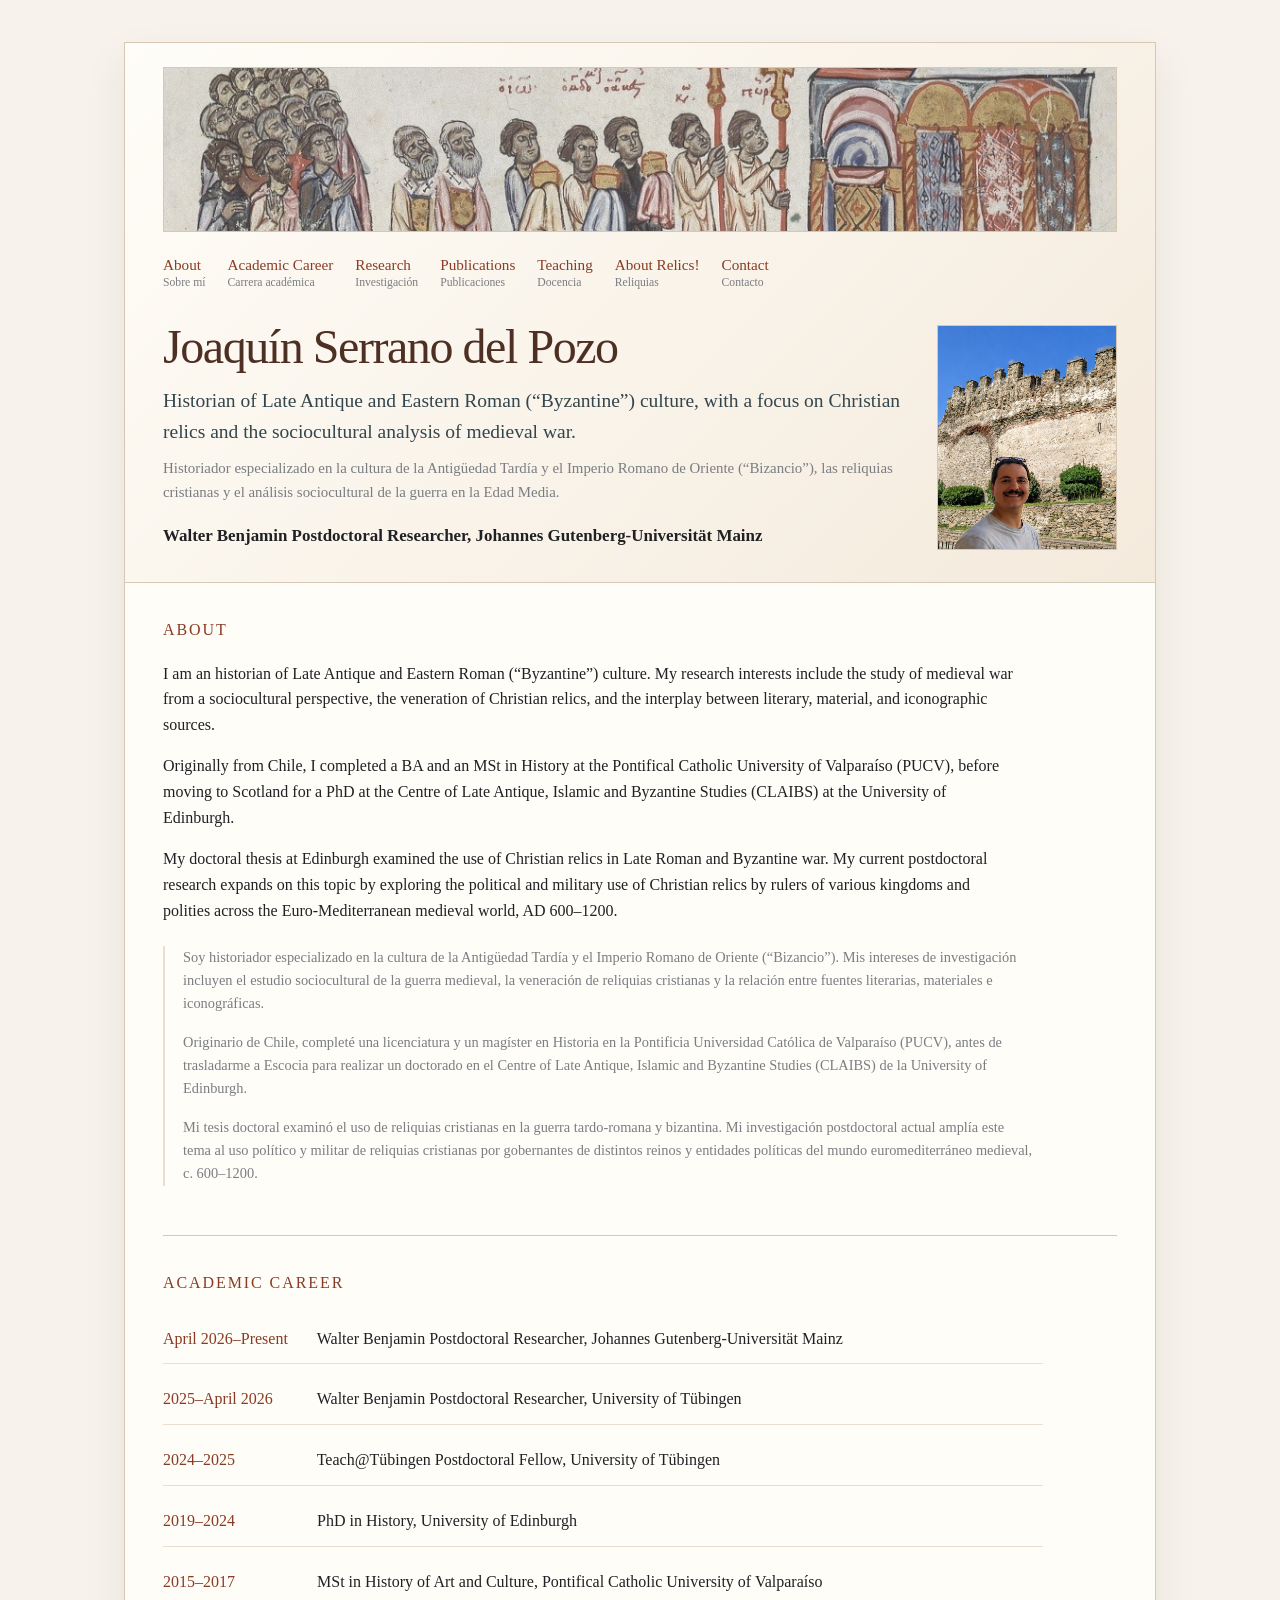
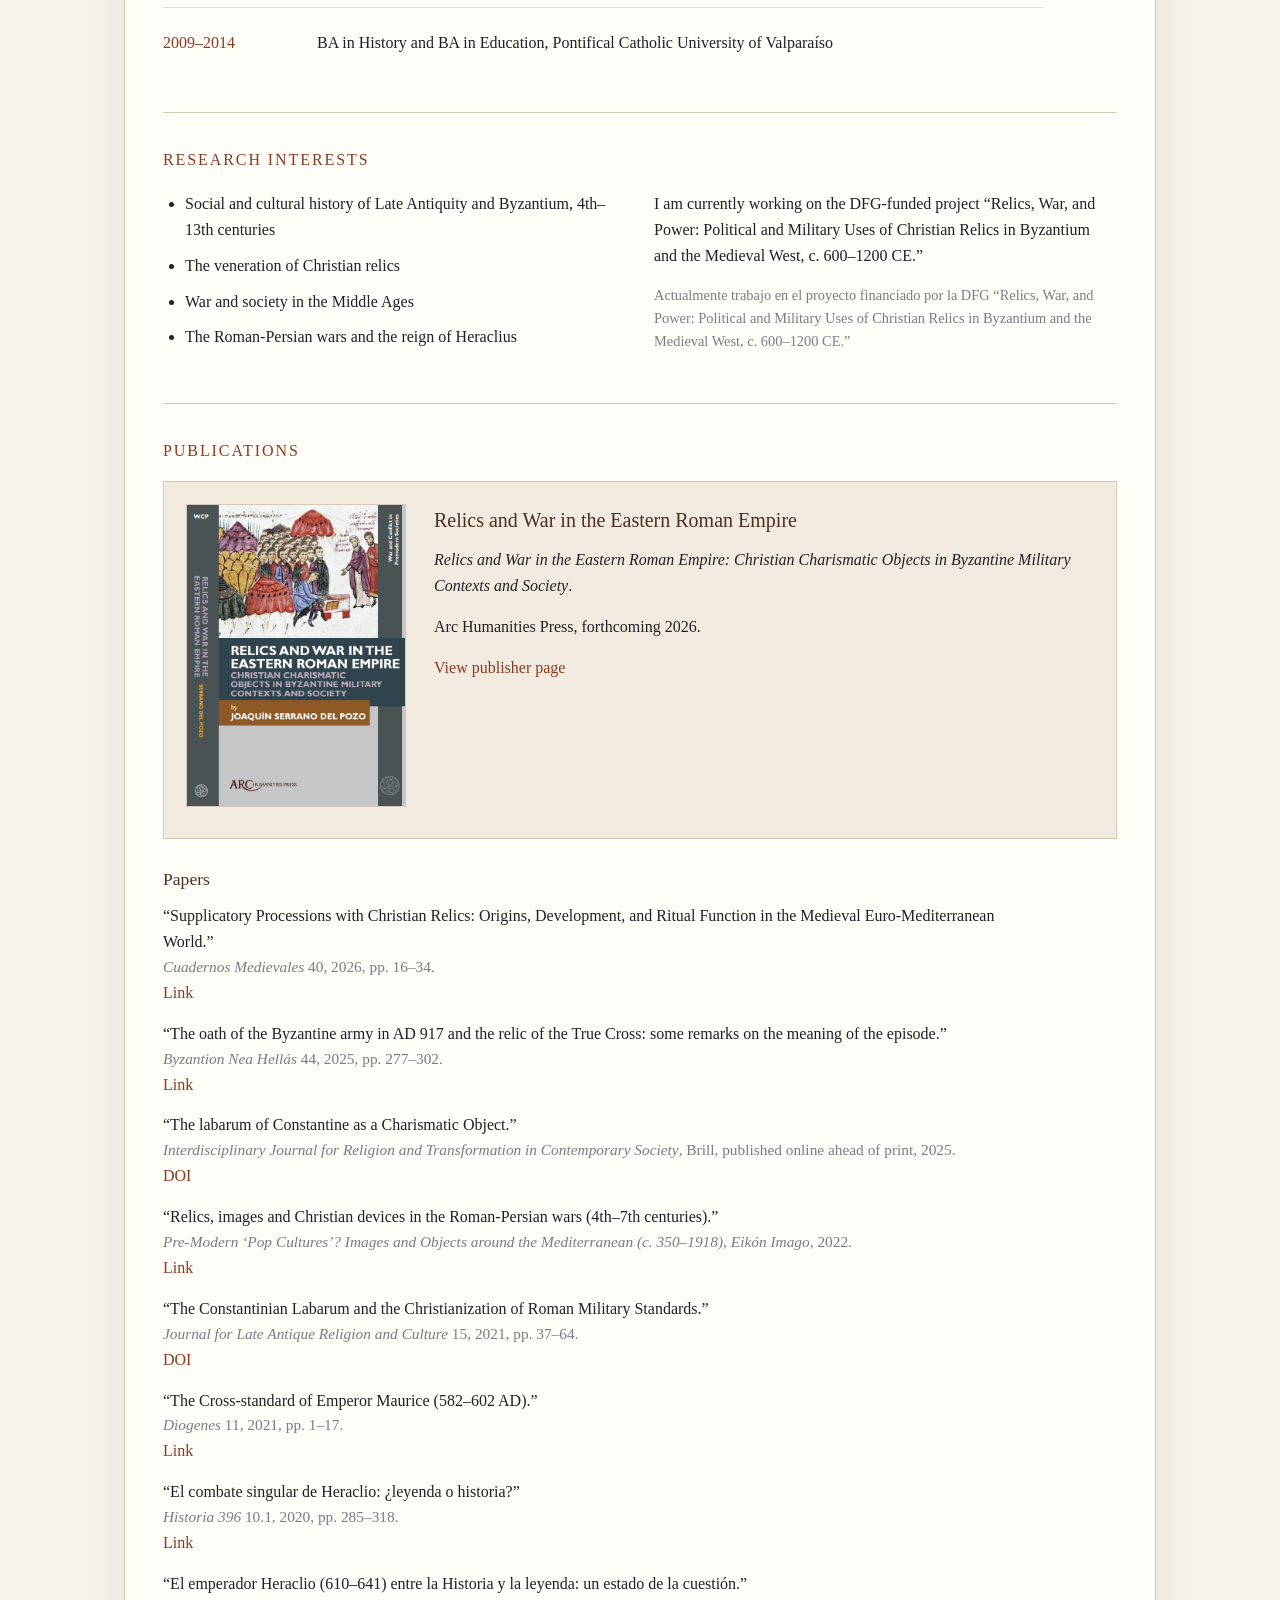
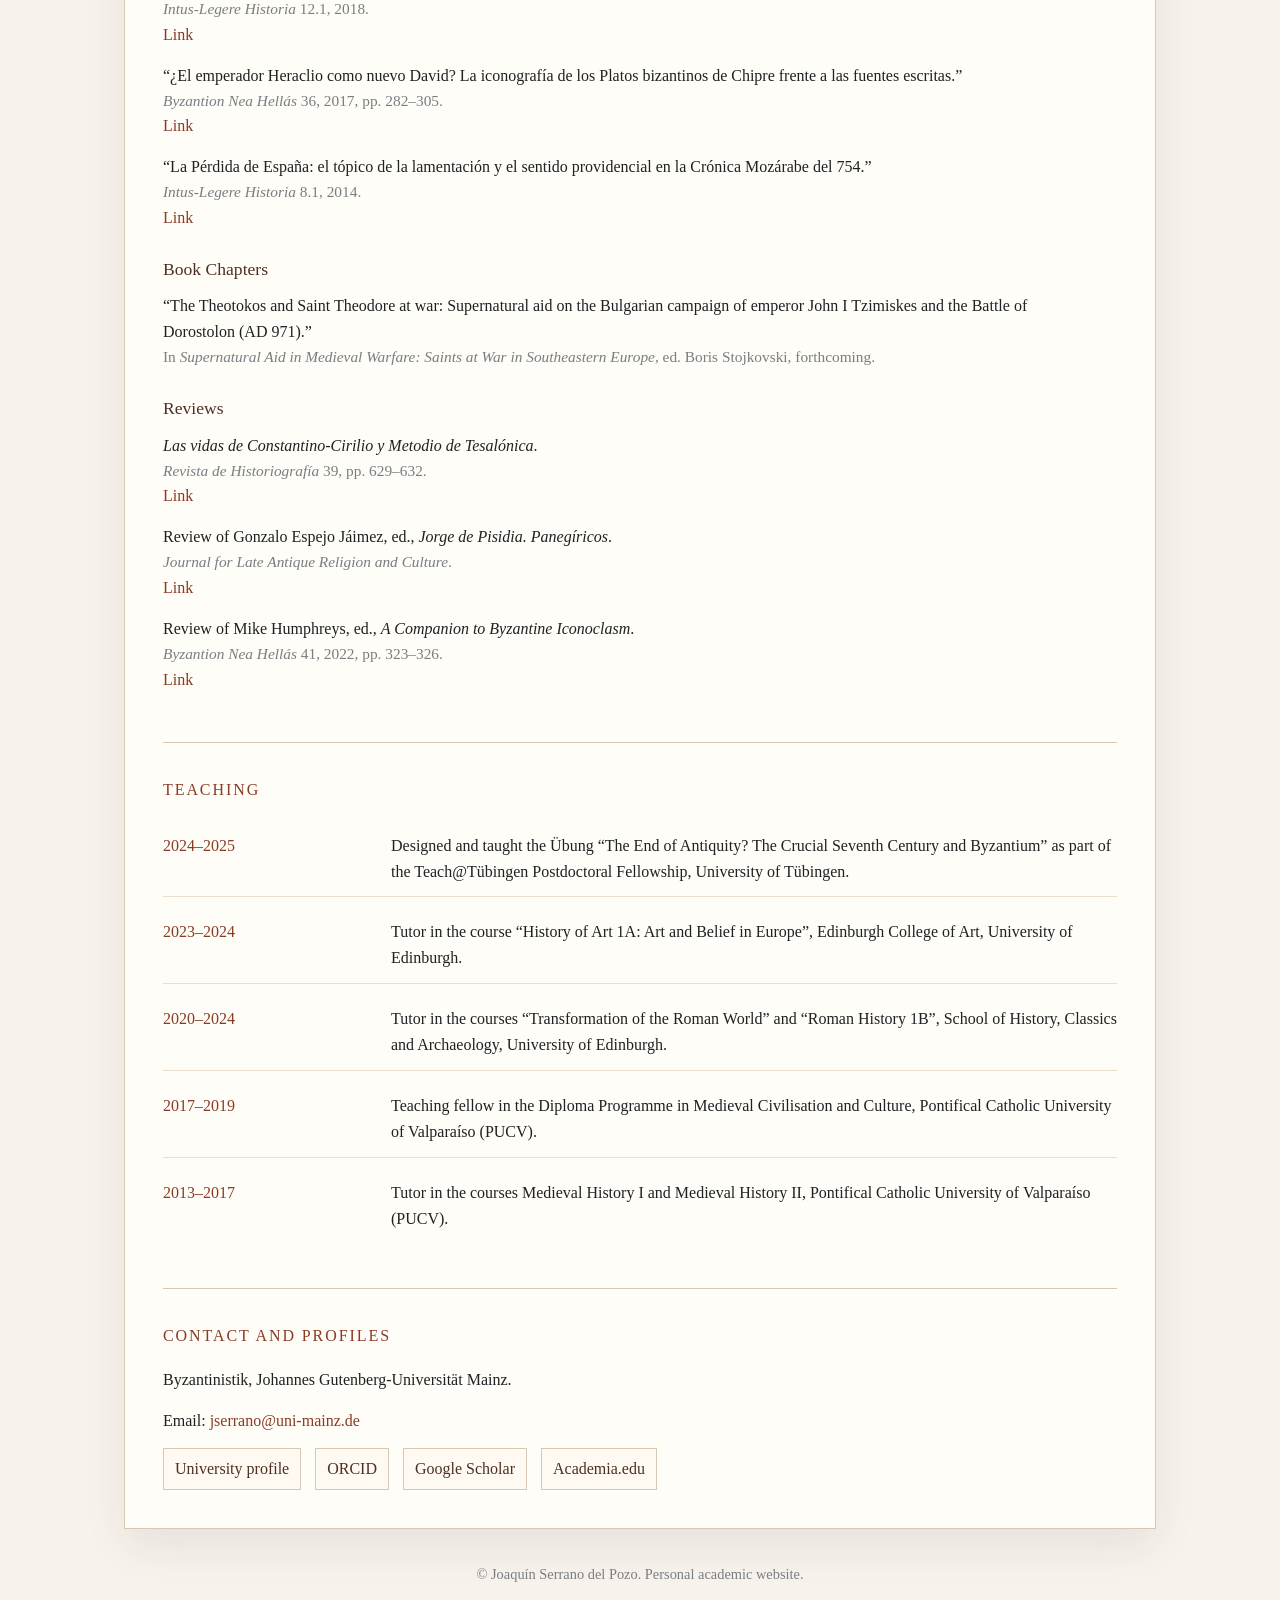
<file: index.html>
<!DOCTYPE html>
<html lang="en">
<head>
  <meta charset="UTF-8" />
  <meta name="viewport" content="width=device-width, initial-scale=1.0" />

  <title>Joaquín Serrano del Pozo</title>

  <link rel="stylesheet" href="style.css" />

  <style>
    .teaching-list {
      list-style: none;
      padding-left: 0;
      margin: 0;
      max-width: 100%;
    }

    .teaching-list li {
      display: grid;
      grid-template-columns: 200px 1fr;
      gap: 28px;
      padding: 12px 0;
      border-bottom: 1px solid #eadfce;
    }

    .teaching-list li:last-child {
      border-bottom: none;
    }

    .teaching-list .year {
      display: block;
      min-width: 0;
      color: var(--accent);
    }

    @media (max-width: 820px) {
      .teaching-list li {
        grid-template-columns: 1fr;
        gap: 4px;
      }
    }
  </style>
</head>

<body>
  <div class="page">
    <div class="site">
      <header>
        <div class="hero-banner"></div>

        <div class="topline">
          <nav>
            <a href="#about" class="nav-item">
              <span class="nav-main">About</span>
              <span class="nav-sub">Sobre mí</span>
            </a>

            <a href="#career" class="nav-item">
              <span class="nav-main">Academic Career</span>
              <span class="nav-sub">Carrera académica</span>
            </a>

            <a href="#research" class="nav-item">
              <span class="nav-main">Research</span>
              <span class="nav-sub">Investigación</span>
            </a>

            <a href="#publications" class="nav-item">
              <span class="nav-main">Publications</span>
              <span class="nav-sub">Publicaciones</span>
            </a>

            <a href="#teaching" class="nav-item">
              <span class="nav-main">Teaching</span>
              <span class="nav-sub">Docencia</span>
            </a>

            <a href="about-relics.html" class="nav-item">
              <span class="nav-main">About Relics!</span>
              <span class="nav-sub">Reliquias</span>
            </a>

            <a href="#contact" class="nav-item">
              <span class="nav-main">Contact</span>
              <span class="nav-sub">Contacto</span>
            </a>
          </nav>
        </div>

        <div class="hero">
          <div>
            <h1>Joaquín Serrano del Pozo</h1>

            <p class="subtitle">
              Historian of Late Antique and Eastern Roman (“Byzantine”) culture, with a focus on Christian relics and the sociocultural analysis of medieval war.
            </p>

            <p class="subtitle-translation">
              Historiador especializado en la cultura de la Antigüedad Tardía y el Imperio Romano de Oriente (“Bizancio”), las reliquias cristianas y el análisis sociocultural de la guerra en la Edad Media.
            </p>

            <p class="affiliation">
              Walter Benjamin Postdoctoral Researcher, Johannes Gutenberg-Universität Mainz
            </p>
          </div>

          <img class="profile-photo" src="profile.png" alt="Joaquín Serrano del Pozo" />
        </div>
      </header>

      <main>
        <section id="about">
          <h2>About</h2>

          <p>
            I am an historian of Late Antique and Eastern Roman (“Byzantine”) culture. My research interests include the study of medieval war from a sociocultural perspective, the veneration of Christian relics, and the interplay between literary, material, and iconographic sources.
          </p>

          <p>
            Originally from Chile, I completed a BA and an MSt in History at the Pontifical Catholic University of Valparaíso (PUCV), before moving to Scotland for a PhD at the Centre of Late Antique, Islamic and Byzantine Studies (CLAIBS) at the University of Edinburgh.
          </p>

          <p>
            My doctoral thesis at Edinburgh examined the use of Christian relics in Late Roman and Byzantine war. My current postdoctoral research expands on this topic by exploring the political and military use of Christian relics by rulers of various kingdoms and polities across the Euro-Mediterranean medieval world, AD 600–1200.
          </p>

          <div class="spanish-note">
            <p>
              Soy historiador especializado en la cultura de la Antigüedad Tardía y el Imperio Romano de Oriente (“Bizancio”). Mis intereses de investigación incluyen el estudio sociocultural de la guerra medieval, la veneración de reliquias cristianas y la relación entre fuentes literarias, materiales e iconográficas.
            </p>

            <p>
              Originario de Chile, completé una licenciatura y un magíster en Historia en la Pontificia Universidad Católica de Valparaíso (PUCV), antes de trasladarme a Escocia para realizar un doctorado en el Centre of Late Antique, Islamic and Byzantine Studies (CLAIBS) de la University of Edinburgh.
            </p>

            <p>
              Mi tesis doctoral examinó el uso de reliquias cristianas en la guerra tardo-romana y bizantina. Mi investigación postdoctoral actual amplía este tema al uso político y militar de reliquias cristianas por gobernantes de distintos reinos y entidades políticas del mundo euromediterráneo medieval, c. 600–1200.
            </p>
          </div>
        </section>

        <section id="career">
          <h2>Academic Career</h2>

          <ul class="career-list">
            <li>
              <span class="year">April 2026–Present</span>
              Walter Benjamin Postdoctoral Researcher, Johannes Gutenberg-Universität Mainz
            </li>

            <li>
              <span class="year">2025–April 2026</span>
              Walter Benjamin Postdoctoral Researcher, University of Tübingen
            </li>

            <li>
              <span class="year">2024–2025</span>
              Teach@Tübingen Postdoctoral Fellow, University of Tübingen
            </li>

            <li>
              <span class="year">2019–2024</span>
              PhD in History, University of Edinburgh
            </li>

            <li>
              <span class="year">2015–2017</span>
              MSt in History of Art and Culture, Pontifical Catholic University of Valparaíso
            </li>

            <li>
              <span class="year">2009–2014</span>
              BA in History and BA in Education, Pontifical Catholic University of Valparaíso
            </li>
          </ul>
        </section>

        <section id="research">
          <h2>Research Interests</h2>

          <div class="two-columns">
            <div>
              <ul>
                <li>Social and cultural history of Late Antiquity and Byzantium, 4th–13th centuries</li>
                <li>The veneration of Christian relics</li>
                <li>War and society in the Middle Ages</li>
                <li>The Roman-Persian wars and the reign of Heraclius</li>
              </ul>
            </div>

            <div>
              <p>
                I am currently working on the DFG-funded project “Relics, War, and Power: Political and Military Uses of Christian Relics in Byzantium and the Medieval West, c. 600–1200 CE.”
              </p>

              <p class="small-translation">
                Actualmente trabajo en el proyecto financiado por la DFG “Relics, War, and Power: Political and Military Uses of Christian Relics in Byzantium and the Medieval West, c. 600–1200 CE.”
              </p>
            </div>
          </div>
        </section>

        <section id="publications">
          <h2>Publications</h2>

          <div id="publications-content">
            <p class="muted">Loading publications…</p>
          </div>
        </section>

        <section id="teaching">
          <h2>Teaching</h2>

          <ul class="teaching-list">
            <li>
              <span class="year">2024–2025</span>
              <span>
                Designed and taught the Übung “The End of Antiquity? The Crucial Seventh Century and Byzantium” as part of the Teach@Tübingen Postdoctoral Fellowship, University of Tübingen.
              </span>
            </li>

            <li>
              <span class="year">2023–2024</span>
              <span>
                Tutor in the course “History of Art 1A: Art and Belief in Europe”, Edinburgh College of Art, University of Edinburgh.
              </span>
            </li>

            <li>
              <span class="year">2020–2024</span>
              <span>
                Tutor in the courses “Transformation of the Roman World” and “Roman History 1B”, School of History, Classics and Archaeology, University of Edinburgh.
              </span>
            </li>

            <li>
              <span class="year">2017–2019</span>
              <span>
                Teaching fellow in the Diploma Programme in Medieval Civilisation and Culture, Pontifical Catholic University of Valparaíso (PUCV).
              </span>
            </li>

            <li>
              <span class="year">2013–2017</span>
              <span>
                Tutor in the courses Medieval History I and Medieval History II, Pontifical Catholic University of Valparaíso (PUCV).
              </span>
            </li>
          </ul>
        </section>

        <section id="contact">
          <h2>Contact and Profiles</h2>

          <p>
            Byzantinistik, Johannes Gutenberg-Universität Mainz.
          </p>

          <p>
            Email: <a href="mailto:jserrano@uni-mainz.de">jserrano@uni-mainz.de</a>
          </p>

          <div class="links">
            <a class="link-button" href="https://uni-tuebingen.de/fakultaeten/philosophische-fakultaet/fachbereiche/geschichtswissenschaft/seminareinstitute/mittelalterliche-geschichte/personen/serrano-del-pozo/">University profile</a>
            <a class="link-button" href="https://orcid.org/0000-0002-5093-8924">ORCID</a>
            <a class="link-button" href="https://scholar.google.com/citations?user=YQ7-QGcAAAAJ&hl=es">Google Scholar</a>
            <a class="link-button" href="https://uni-tuebingen.academia.edu/Joaqu%C3%ADnSerranodelPozo">Academia.edu</a>
          </div>
        </section>
      </main>
    </div>

    <footer>
      © Joaquín Serrano del Pozo. Personal academic website.
    </footer>
  </div>

  <script>
    fetch("publications.html")
      .then(function(response) {
        if (!response.ok) {
          throw new Error("Could not load publications.html");
        }
        return response.text();
      })
      .then(function(html) {
        document.getElementById("publications-content").innerHTML = html;
      })
      .catch(function(error) {
        document.getElementById("publications-content").innerHTML =
          "<p class='muted'>Publications could not be loaded. Please check publications.html.</p>";
      });
  </script>
</body>
</html>
</file>
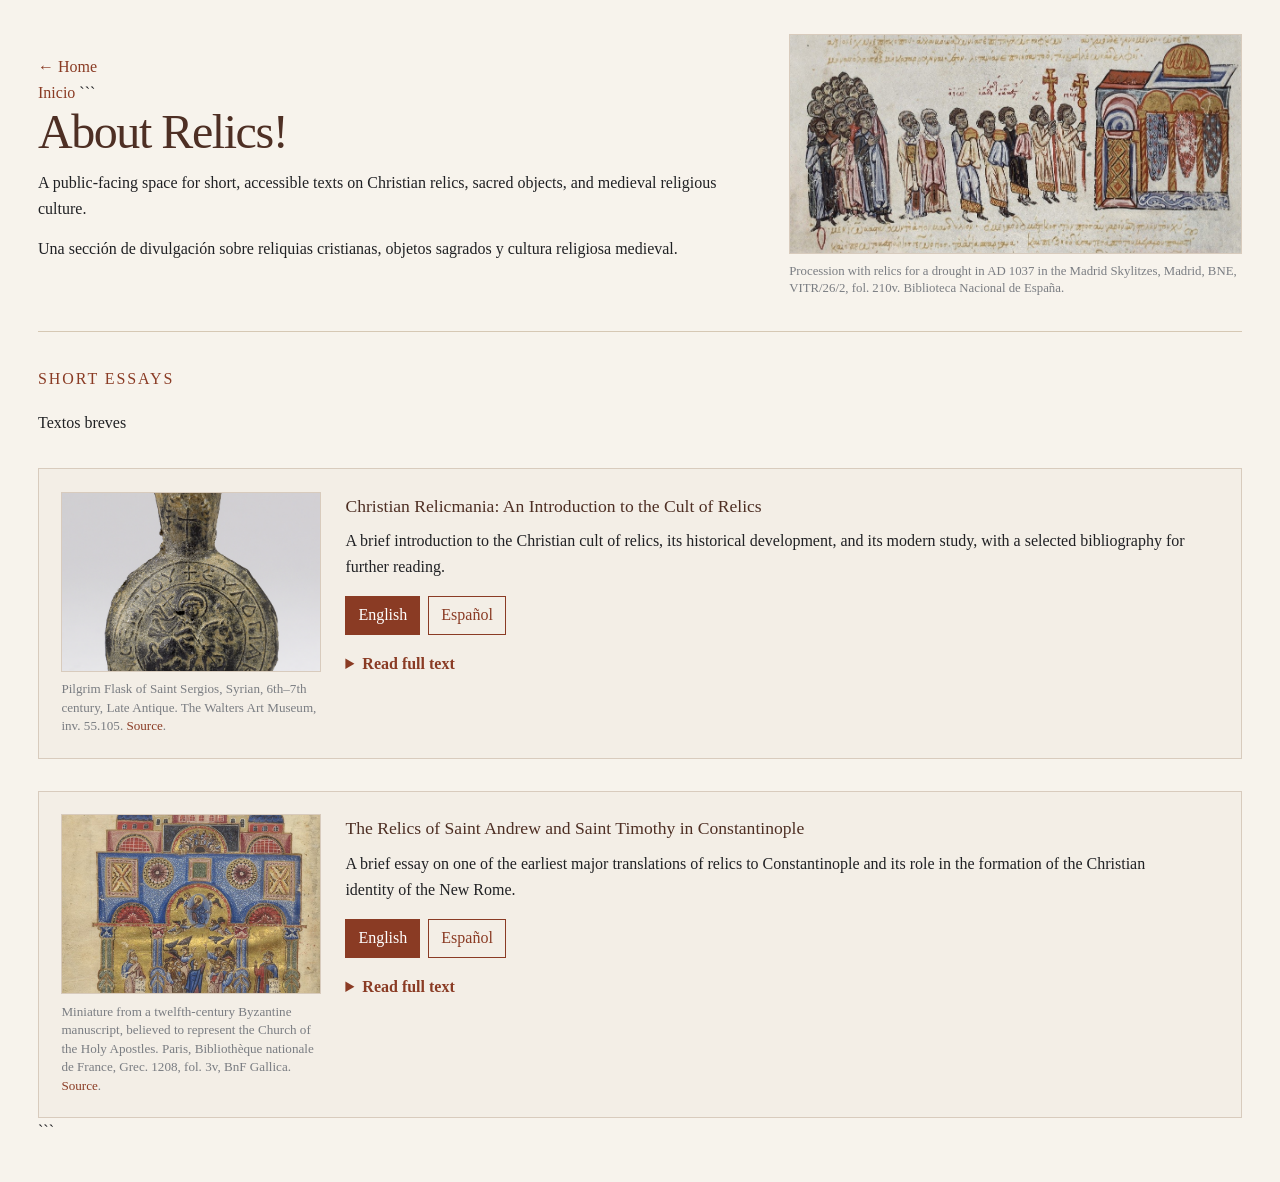
<file: about-relics.html>
<!DOCTYPE html>

<html lang="en">
<head>
  <meta charset="UTF-8" />
  <meta name="viewport" content="width=device-width, initial-scale=1.0" />

  <title>About Relics! | Joaquín Serrano del Pozo</title>

  <link rel="stylesheet" href="style.css" />

  <style>
    .page-hero {
      display: grid;
      grid-template-columns: minmax(0, 1.35fr) minmax(260px, 0.85fr);
      gap: 2rem;
      align-items: center;
      overflow: hidden;
    }

    .hero-image {
      justify-self: end;
      max-width: 520px;
      width: 100%;
      margin: 0;
    }

    .hero-image img {
      width: 100%;
      height: 220px;
      object-fit: cover;
      object-position: center;
      display: block;
      border: 1px solid var(--border, #d8cbbd);
      background: #fff;
    }

    .hero-image figcaption {
      margin-top: 0.55rem;
      font-size: 0.8rem;
      line-height: 1.35;
      color: var(--muted, #6f6a66);
    }

    .relics-list {
      display: grid;
      gap: 2rem;
      margin-top: 2rem;
    }

    .relic-article {
      border: 1px solid var(--border, #d8cbbd);
      background: var(--panel, #f3eee6);
      padding: 1.4rem;
    }

    .relic-article-grid {
      display: grid;
      grid-template-columns: 260px minmax(0, 1fr);
      gap: 1.5rem;
      align-items: start;
    }

    .relic-article figure {
      margin: 0;
    }

    .relic-article img {
      width: 260px;
      height: 180px;
      object-fit: cover;
      object-position: center;
      display: block;
      border: 1px solid var(--border, #d8cbbd);
      background: #fff;
    }

    .relic-article figcaption {
      margin-top: 0.55rem;
      font-size: 0.82rem;
      line-height: 1.4;
      color: var(--muted, #6f6a66);
    }

    .relic-article h3 {
      margin-top: 0;
      margin-bottom: 0.5rem;
    }

    .article-description {
      color: var(--text, #1d1d1d);
      max-width: 850px;
    }

    .language-switch {
      display: flex;
      gap: 0.5rem;
      margin: 1rem 0;
      flex-wrap: wrap;
    }

    .language-switch button {
      border: 1px solid var(--accent, #8a2f13);
      background: transparent;
      color: var(--accent, #8a2f13);
      padding: 0.35rem 0.75rem;
      font: inherit;
      cursor: pointer;
    }

    .language-switch button[aria-pressed="true"] {
      background: var(--accent, #8a2f13);
      color: #fff;
    }

    .lang-version {
      display: none;
    }

    .lang-version.active {
      display: block;
    }

    .relic-article details {
      margin-top: 1rem;
    }

    .relic-article summary {
      cursor: pointer;
      color: var(--accent, #8a2f13);
      font-weight: 600;
      margin-bottom: 1rem;
    }

    .bibliography {
      margin-top: 1.25rem;
      padding-left: 1.2rem;
      font-size: 0.95rem;
    }

    .copyright-note {
      margin-top: 1.5rem;
      font-size: 0.9rem;
      color: var(--muted, #6f6a66);
      font-style: italic;
    }

    @media (max-width: 760px) {
      .page-hero {
        grid-template-columns: 1fr;
      }

      .hero-image {
        justify-self: start;
        max-width: 100%;
      }

      .hero-image img {
        height: 180px;
      }

      .relic-article-grid {
        grid-template-columns: 1fr;
      }

      .relic-article img {
        width: 100%;
        max-width: 360px;
        height: 210px;
      }
    }
  </style>

</head>

<body>
  <main>
    <section class="hero page-hero">
      <div>
        <a class="back-link" href="index.html">← Home<br><span>Inicio</span></a>

```
    <h1>About Relics!</h1>

    <p>A public-facing space for short, accessible texts on Christian relics, sacred objects, and medieval religious culture.</p>

    <p class="spanish">Una sección de divulgación sobre reliquias cristianas, objetos sagrados y cultura religiosa medieval.</p>
  </div>

  <figure class="hero-image">
    <img src="Procession relics 1037.jpg" alt="Procession with relics for a drought in AD 1037 in the Madrid Skylitzes" />
    <figcaption>
      Procession with relics for a drought in AD 1037 in the Madrid Skylitzes, Madrid, BNE, VITR/26/2, fol. 210v. Biblioteca Nacional de España.
    </figcaption>
  </figure>
</section>

<section>
  <h2>Short essays</h2>
  <p class="spanish">Textos breves</p>

  <div class="relics-list">

    <article class="relic-article" id="christian-relicmania" data-current-lang="en">
      <div class="relic-article-grid">
        <figure>
          <img src="FlaskSaintSergius.jpg" alt="Pilgrim flask of Saint Sergios" />
          <figcaption>
            Pilgrim Flask of Saint Sergios, Syrian, 6th–7th century, Late Antique. The Walters Art Museum, inv. 55.105.
            <a href="https://art.thewalters.org/object/55.105/" target="_blank" rel="noopener">Source</a>.
          </figcaption>
        </figure>

        <div>
          <div class="lang-version lang-en active">
            <h3>Christian Relicmania: An Introduction to the Cult of Relics</h3>
            <p class="article-description">A brief introduction to the Christian cult of relics, its historical development, and its modern study, with a selected bibliography for further reading.</p>
          </div>

          <div class="lang-version lang-es">
            <h3>Reliquiomanía cristiana: una introducción al culto de las reliquias</h3>
            <p class="article-description">Una breve introducción al culto cristiano de las reliquias, su desarrollo histórico y su estudio moderno, con una bibliografía seleccionada para seguir leyendo.</p>
          </div>

          <div class="language-switch" aria-label="Choose language">
            <button type="button" data-article="christian-relicmania" data-lang="en" aria-pressed="true">English</button>
            <button type="button" data-article="christian-relicmania" data-lang="es" aria-pressed="false">Español</button>
          </div>

          <details>
            <summary>
              <span class="summary-en">Read full text</span>
              <span class="summary-es" style="display:none;">Leer texto completo</span>
            </summary>

            <div class="lang-version lang-en active">
              <p>The word relic comes from the Latin <em>reliquiae</em>, meaning remains or remnants. In everyday language, it usually refers to something left over from the past: an old object, a surviving trace, or a material reminder of another time. In this broad sense, all human cultures preserve relics of some kind, from family heirlooms and ancestral objects to national monuments, documents, and treasures.</p>

              <p>Many religions have also preserved and honoured relics. Buddhism, for example, developed important traditions around the bodily remains of holy figures. In Islam, some objects associated with the Prophet Muhammad and the first caliphs have also been preserved and respected. Christianity, however, gave relics an especially central role. From Late Antiquity onward, Christian thinkers developed a theological defence of relic veneration, and relics became a major part of Christian religious life, especially during the Middle Ages.</p>

              <p>In a specifically Christian sense, relics are the bodily remains of saints and sacred figures, such as Christ and the Virgin Mary, or objects sanctified through contact with these figures or with their remains. For centuries, Christians venerated holy relics as instruments through which faith, the intercession of the saints, and the power of God could work miracles. Relics were used in many contexts: the consecration of churches, healing rituals, exorcisms, prayers during disasters, solemn oaths, public processions, and even military ceremonies.</p>

              <h4>The Study of Relics</h4>

              <p>The modern study of Christian relics has its roots in the religious debates that divided Europe from the sixteenth century onward. Protestant reformers rejected the cult of saints and relics, together with the veneration of images, as superstitions of the Roman Church. They questioned the reliability of saints’ lives, the antiquity of Catholic traditions, and the authenticity of many relics.</p>

              <p>Catholic scholars responded by defending these practices with historical arguments and documentary evidence. This context gave rise to major scholarly projects, such as the Bollandist Society and the <em>Acta Sanctorum</em>. Although these works were shaped by confessional debate, they also helped create the foundations for the historical study of saints and relics.</p>

              <p>During the Enlightenment, relics were often dismissed as signs of superstition, fraud, or irrational belief. More modern academic approaches appeared in the twentieth century, especially among historians of religion, art, and Late Antiquity. A major shift came in the 1970s with the work of Peter Brown, who argued that the cult of saints was not simply a symptom of decline or superstition, but one of the great cultural transformations of Late Antiquity. Since then, the study of relics has expanded enormously. Scholars now examine relics as religious, social, political, artistic, and material objects.</p>

              <h4>The Origins of the Cult of Relics</h4>

              <p>Historians influenced by Protestant polemics often saw the cult of saints and relics as a survival of paganism. According to this view, relic veneration was one example of how early Christianity had been “contaminated” by non-Christian practices after the legalisation and officialisation of the Church under Constantine.</p>

              <p>This idea had a long influence. Even today, it is common to hear that the cult of saints was simply a continuation of pagan polytheism, or that the cult of relics was just a Christian version of older magical and amuletic practices. But this explanation is too simple. Peter Brown showed that the rise of the cult of saints was better understood as a new cultural phenomenon of Late Antiquity. It had connections with older ideas and practices, but it was not merely a passive survival of pagan religion.</p>

              <p>Robert Wiśniewski has made a similar argument for relics. In his study of the beginnings of the cult of relics, he argues that Christian relic veneration emerged above all in the second half of the fourth century. It developed from the veneration of martyrs’ tombs and from reports of miracles, especially healings and exorcisms, that were said to occur at those places.</p>

              <p>Other scholars have added important nuances. The Christian cult of relics was new, but it did not appear in a cultural vacuum. It developed in the religious world of the late antique Mediterranean and Near East, where people already believed in sacred places, holy bodies, protective objects, and contact with divine power. The cult of heroes’ tombs in the Greco-Roman world, the veneration of biblical figures, and the use of amulets all formed part of this wider background.</p>

              <p>The key point is balance. We should not reduce the Christian cult of relics to a simple continuation of pagan practices. But neither should we imagine that it emerged without any connection to the world around it. It was a new Christian development, shaped by older cultural expectations and by biblical traditions.</p>

              <p>In the Acts of the Apostles, cloths that had touched Saint Paul were said to heal the sick and drive away evil spirits. This shows that ideas about holy contact, protection, and healing objects existed among Christians from a very early period. The Ark of the Covenant, the staff of Moses, and other sacred objects from the Old Testament also gave Christians powerful models for thinking about holy matter.</p>

              <p>However, perhaps the most interesting aspect of the Christian cult of relics is that it gave rise to ideas and practices that were completely new, or at least highly unusual, in the pre-Christian ancient world. These included, for example, the theft of relics and the ritual humiliation of relics, both analysed in the studies of Patrick Geary. These practices are not only curious and fascinating; they also show how, through the study of relics, we can approach the ways in which people in the past understood the relationship between the divine and material culture, as well as the presence of the supernatural in the everyday world around them.</p>

              <h4>Basic Bibliography</h4>
              <ul class="bibliography">
                <li>Brown, Peter. “The Rise and Function of the Holy Man in Late Antiquity.” <em>Journal of Roman Studies</em> 61 (1971): 80–101.</li>
                <li>Brown, Peter. <em>The Cult of the Saints: Its Rise and Function in Latin Christianity</em>. Chicago: University of Chicago Press, 1981.</li>
                <li>Delehaye, Hippolyte. <em>Les origines du culte des martyrs</em>. Brussels: Société des Bollandistes, 1912.</li>
                <li>Frolow, Anatole. <em>La relique de la Vraie Croix: recherches sur le développement d’un culte</em>. Paris: Institut français d’études byzantines, 1961.</li>
                <li>Geary, Patrick J. <em>Furta Sacra: Thefts of Relics in the Central Middle Ages</em>. Princeton: Princeton University Press, 1978. Revised edition, 1991.</li>
                <li>Hahn, Cynthia, and Holger A. Klein, eds. <em>Saints and Sacred Matter: The Cult of Relics in Byzantium and Beyond</em>. Washington, DC: Dumbarton Oaks Research Library and Collection, 2015.</li>
                <li>Smith, Julia M. H. “Portable Christianity: Relics in the Medieval West, c. 700–1200.” <em>Proceedings of the British Academy</em> 181 (2012): 143–167.</li>
                <li>Wiśniewski, Robert. <em>The Beginnings of the Cult of Relics</em>. Oxford: Oxford University Press, 2019.</li>
                <li>Wortley, John. <em>Studies on the Cult of Relics in Byzantium up to 1204</em>. Farnham, Surrey: Ashgate Variorum, 2009.</li>
              </ul>

              <p class="copyright-note">© Joaquín Serrano del Pozo, 2026. All rights reserved.</p>
            </div>

            <div class="lang-version lang-es">
              <p>La palabra reliquia viene del latín <em>reliquiae</em>, que significa restos o remanentes. En el lenguaje común, suele referirse a algo que queda del pasado: un objeto antiguo, un vestigio o una huella material de otra época. En este sentido amplio, todas las culturas humanas conservan reliquias de algún tipo, desde recuerdos familiares y objetos ancestrales hasta monumentos, documentos y tesoros nacionales.</p>

              <p>Muchas religiones también han preservado y honrado reliquias. El budismo, por ejemplo, desarrolló importantes tradiciones en torno a los restos corporales de figuras santas. En el islam, algunos objetos asociados con el profeta Mahoma y los primeros califas también han sido conservados y respetados. Sin embargo, el cristianismo dio a las reliquias un lugar especialmente central. Desde la Antigüedad Tardía, los pensadores cristianos desarrollaron una defensa teológica de su veneración, y las reliquias se convirtieron en una parte fundamental de la vida religiosa cristiana, sobre todo durante la Edad Media.</p>

              <p>En un sentido específicamente cristiano, las reliquias son los restos corporales de los santos y de figuras sagradas, como Cristo y la Virgen María, o bien objetos santificados por el contacto con estas figuras o con sus restos. Durante siglos, los cristianos veneraron las santas reliquias como instrumentos a través de los cuales la fe, la intercesión de los santos y el poder de Dios podían obrar milagros. Las reliquias fueron usadas en muchos contextos: la consagración de iglesias, ritos de sanación, exorcismos, plegarias durante desastres, juramentos solemnes, procesiones públicas e incluso ceremonias militares.</p>

              <h4>El estudio de las reliquias</h4>

              <p>El estudio moderno de las reliquias cristianas tiene sus raíces en los debates religiosos que dividieron Europa desde el siglo XVI en adelante. Los reformadores protestantes rechazaron el culto de los santos y las reliquias, junto con la veneración de imágenes, como supersticiones de la Iglesia romana. También cuestionaron la confiabilidad de las vidas de santos, la antigüedad de las tradiciones católicas y la autenticidad de muchas reliquias.</p>

              <p>Los estudiosos católicos respondieron defendiendo estas prácticas mediante argumentos históricos y evidencia documental. En este contexto surgieron grandes proyectos eruditos, como la Sociedad de los Bolandistas y los <em>Acta Sanctorum</em>. Aunque estas obras estaban marcadas por el debate confesional, también ayudaron a crear las bases del estudio histórico de los santos y las reliquias.</p>

              <p>Durante la Ilustración, las reliquias fueron muchas veces descartadas como señales de superstición, fraude o creencias irracionales. Los enfoques académicos más modernos aparecieron en el siglo XX, sobre todo entre historiadores de la religión, del arte y de la Antigüedad Tardía. Un cambio fundamental se produjo en la década de 1970 con los trabajos de Peter Brown, quien sostuvo que el culto de los santos no debía entenderse simplemente como decadencia o superstición, sino como una de las grandes transformaciones culturales de la Antigüedad Tardía. Desde entonces, el estudio de las reliquias se ha expandido enormemente. Hoy los académicos las estudian como objetos religiosos, sociales, políticos, artísticos y materiales.</p>

              <h4>Los orígenes del culto a las reliquias</h4>

              <p>La historiografía influida por las polémicas protestantes solía ver el culto a los santos y a las reliquias como una supervivencia del paganismo. Según esta interpretación, la veneración de reliquias sería un ejemplo de cómo el cristianismo primitivo fue “contaminado” por prácticas no cristianas después de la legalización y oficialización de la Iglesia bajo Constantino.</p>

              <p>Esta idea tuvo una larga influencia. Incluso hoy es común escuchar que el culto a los santos fue simplemente una continuación del politeísmo pagano, o que el culto a las reliquias fue apenas una versión cristiana de antiguas prácticas mágicas y amuléticas. Pero esta explicación es demasiado simple. Peter Brown mostró que el desarrollo del culto de los santos se entiende mejor como un fenómeno cultural nuevo de la Antigüedad Tardía. Tuvo conexiones con ideas y prácticas anteriores, pero no fue una simple supervivencia pasiva del paganismo.</p>

              <p>Robert Wiśniewski ha desarrollado un argumento parecido para las reliquias. En su estudio sobre los inicios del culto a las reliquias, sostiene que la veneración cristiana de estos objetos surgió sobre todo en la segunda mitad del siglo IV. Se desarrolló a partir de la veneración de las tumbas de los mártires y de los relatos de milagros, especialmente curaciones y exorcismos, que supuestamente ocurrían en esos lugares.</p>

              <p>Otros académicos han agregado matices importantes. El culto cristiano a las reliquias fue nuevo, pero no apareció en un vacío cultural. Se desarrolló dentro del mundo religioso del Mediterráneo y el Medio Oriente tardoantiguos, donde ya existían creencias sobre lugares sagrados, cuerpos santos, objetos protectores y contacto con el poder divino. El culto a las tumbas de los héroes en el mundo grecorromano, la veneración de figuras bíblicas y el uso de amuletos formaban parte de ese trasfondo más amplio.</p>

              <p>El punto clave es mantener el equilibrio. No conviene reducir el culto cristiano a las reliquias a una simple continuación de prácticas paganas. Pero tampoco hay que imaginar que surgió sin ninguna conexión con el mundo que lo rodeaba. Fue un desarrollo cristiano nuevo, formado dentro de expectativas culturales más antiguas y también dentro de tradiciones bíblicas.</p>

              <p>En los Hechos de los Apóstoles, se dice que los paños que habían tocado a san Pablo sanaban a los enfermos y expulsaban espíritus malignos. Esto muestra que las ideas sobre contacto santo, protección y objetos sanadores existían entre los cristianos desde una época muy temprana. El Arca de la Alianza, el bastón de Moisés y otros objetos sagrados del Antiguo Testamento también ofrecieron modelos poderosos para pensar la materia santa.</p>

              <p>Sin embargo, quizás lo más interesante del culto cristiano a las reliquias es que dio origen a ideas y prácticas completamente novedosas, o al menos muy poco comunes en el mundo antiguo precristiano. Entre ellas se encuentran, por ejemplo, el robo de reliquias o los ritos de humillación de reliquias, analizados en los estudios de Patrick Geary. Estas prácticas no sólo son curiosas y fascinantes; también muestran cómo, a través del estudio de las reliquias, podemos acercarnos a la forma en que la gente del pasado entendía la relación entre lo divino y la cultura material, así como la presencia de lo sobrenatural en el mundo cotidiano que la rodeaba.</p>

              <h4>Bibliografía básica</h4>
              <ul class="bibliography">
                <li>Brown, Peter. “The Rise and Function of the Holy Man in Late Antiquity.” <em>Journal of Roman Studies</em> 61 (1971): 80–101.</li>
                <li>Brown, Peter. <em>The Cult of the Saints: Its Rise and Function in Latin Christianity</em>. Chicago: University of Chicago Press, 1981.</li>
                <li>Delehaye, Hippolyte. <em>Les origines du culte des martyrs</em>. Brussels: Société des Bollandistes, 1912.</li>
                <li>Frolow, Anatole. <em>La relique de la Vraie Croix: recherches sur le développement d’un culte</em>. Paris: Institut français d’études byzantines, 1961.</li>
                <li>Geary, Patrick J. <em>Furta Sacra: Thefts of Relics in the Central Middle Ages</em>. Princeton: Princeton University Press, 1978. Edición revisada, 1991.</li>
                <li>Hahn, Cynthia, and Holger A. Klein, eds. <em>Saints and Sacred Matter: The Cult of Relics in Byzantium and Beyond</em>. Washington, DC: Dumbarton Oaks Research Library and Collection, 2015.</li>
                <li>Smith, Julia M. H. “Portable Christianity: Relics in the Medieval West, c. 700–1200.” <em>Proceedings of the British Academy</em> 181 (2012): 143–167.</li>
                <li>Wiśniewski, Robert. <em>The Beginnings of the Cult of Relics</em>. Oxford: Oxford University Press, 2019.</li>
                <li>Wortley, John. <em>Studies on the Cult of Relics in Byzantium up to 1204</em>. Farnham, Surrey: Ashgate Variorum, 2009.</li>
              </ul>

              <p class="copyright-note">© Joaquín Serrano del Pozo, 2026. Todos los derechos reservados.</p>
            </div>
          </details>
        </div>
      </div>
    </article>

    <article class="relic-article" id="andrew-timothy" data-current-lang="en">
      <div class="relic-article-grid">
        <figure>
          <img src="HolyApostolesChurch.jpg" alt="Miniature believed to represent the Church of the Holy Apostles" />
          <figcaption>
            Miniature from a twelfth-century Byzantine manuscript, believed to represent the Church of the Holy Apostles. Paris, Bibliothèque nationale de France, Grec. 1208, fol. 3v, BnF Gallica.
            <a href="https://gallica.bnf.fr/ark:/12148/btv1b55013447b/f18.item" target="_blank" rel="noopener">Source</a>.
          </figcaption>
        </figure>

        <div>
          <div class="lang-version lang-en active">
            <h3>The Relics of Saint Andrew and Saint Timothy in Constantinople</h3>
            <p class="article-description">A brief essay on one of the earliest major translations of relics to Constantinople and its role in the formation of the Christian identity of the New Rome.</p>
          </div>

          <div class="lang-version lang-es">
            <h3>Las reliquias de san Andrés y san Timoteo en Constantinopla</h3>
            <p class="article-description">Un breve ensayo sobre una de las primeras grandes traslaciones de reliquias a Constantinopla y su papel en la formación de la identidad cristiana de la Nueva Roma.</p>
          </div>

          <div class="language-switch" aria-label="Choose language">
            <button type="button" data-article="andrew-timothy" data-lang="en" aria-pressed="true">English</button>
            <button type="button" data-article="andrew-timothy" data-lang="es" aria-pressed="false">Español</button>
          </div>

          <details>
            <summary>
              <span class="summary-en">Read full text</span>
              <span class="summary-es" style="display:none;">Leer texto completo</span>
            </summary>

            <div class="lang-version lang-en active">
              <p>The ancient city of Byzantium, later famous for its enormous collection of sacred treasures, did not play an important role in the first centuries of Christianity. For this reason, when Constantine founded the New Rome there in 324, the city did not possess especially important relics, apart from the bodies of a few little-known local martyrs. The great collection of relics that later made Constantinople famous was formed gradually, through sacred objects and remains brought from other parts of the Empire.</p>

              <p>The earliest translations of relics were often attributed to Constantine the Great. This is not surprising, since the Byzantines tended to associate almost everything connected with the origins of their capital with Constantine. However, as John Wortley pointed out, there is no clear contemporary evidence that major relic translations to Constantinople took place during his reign. The earliest known importations seem to belong instead to the reign of his son, Constantius II, between 337 and 361. Later, during the fifth century, especially under Theodosius II and his sister Pulcheria, the arrival of relics in the capital became much more frequent.</p>

              <p>These early translations formed part of the wider Christianisation of the imperial city. Constantinople was the capital of the Eastern Roman Empire, an empire that from the mid-fourth century onward increasingly identified itself with Christianity. Yet the New Rome on the Bosporus could not yet compete with the Christian prestige of other cities of the Empire. Rome had the tombs of Peter and Paul. Jerusalem preserved the places associated with the life, death, and resurrection of Christ. Antioch, Ephesus, and other cities of the eastern Mediterranean possessed ancient apostolic and martyrial traditions. Constantinople, by contrast, was a new capital, and much of its Christian prestige had to be built through churches, ceremonies, sacred stories, and relics.</p>

              <p>In this context, we can understand the arrival of the relics of Saint Andrew and Saint Timothy, normally associated also with those of Saint Luke. According to the most widely accepted tradition, these relics were translated to Constantinople around the middle of the fourth century, probably between 356 and 357, during the reign of Constantius II. The relics of Saint Andrew are said to have come from Patras, in Greece; those of Saint Timothy from Ephesus; and those of Saint Luke from Thebes. The exact details are difficult to reconstruct, because the sources are late and sometimes contradictory, but tradition places these relics among the first major sacred importations to the capital.</p>

              <p>The place where they were deposited was especially significant: the church of the Holy Apostles. This building occupied a central place in the religious and political life of Constantinople. It was linked to the memory of the apostles and also to imperial power, because Constantine’s mausoleum stood there and many later Byzantine emperors would also be buried there. The presence of apostolic relics in this space strengthened the association between imperial power and Christianity, helping to present the authority of the emperors as part of a sacred order.</p>

              <p>Saint Andrew had particular importance. According to Christian tradition, he was one of the first disciples called by Christ and the brother of Saint Peter. His presence in Constantinople allowed the capital to be connected with apostolic authority. Over time, this association became even more important, as Byzantine tradition came to present Andrew as the founder of the Church of Byzantium. This idea developed more strongly in later centuries, but the presence of his relics in the capital helped give it a material and symbolic foundation.</p>

              <p>Saint Timothy, for his part, did not belong to the group of the twelve apostles, but he was a figure very close to the origins of Christianity. He was a disciple and collaborator of Saint Paul, and his relics connected Constantinople with Pauline memory and with the first expansion of Christianity in the eastern Mediterranean.</p>

              <p>The arrival of these relics also shows an important change in the Christian understanding of holy bodies. In Roman tradition, moving human remains from one tomb to another was a delicate and even problematic action. Funerary laws and customs protected the rest of the dead. During Late Antiquity, however, a new Christian sensibility began to take shape. The remains of the saints could be moved, deposited under altars, and brought to new cities, because they were seen as sacred presences capable of protecting, healing, and bringing the faithful closer to the power of God.</p>

              <p>For this reason, the translation of the relics of Saint Andrew and Saint Timothy to Constantinople was a key episode in the formation of the Christian identity of the New Rome. The city did not automatically inherit the religious prestige of the great apostolic centres of ancient Christianity. It built that prestige over time, through the arrival of relics, the foundation of churches, and the creation of new sacred traditions. Over the centuries, Constantinople would gather one of the most famous collections of relics in the Christian world. Among the first steps in that history were the relics of Andrew, Timothy, and Luke, brought from different parts of the Empire during the reign of Constantius II, deposited in the church of the Holy Apostles, and placed at the service of the religious and imperial memory of the capital.</p>

              <h4>Basic Bibliography</h4>
              <ul class="bibliography">
                <li>Klein, Holger A. “Sacred Relics and Imperial Ceremonies at the Great Palace of Constantinople.” In <em>Visualisierungen von Herrschaft</em>, edited by Franz Alto Bauer, 79–99. Byzas 5. Istanbul: Ege Yayınları, 2006.</li>
                <li>Mango, Cyril. “Constantine’s Mausoleum and the Translation of Relics.” <em>Byzantinische Zeitschrift</em> 83, no. 1 (1990): 51–62.</li>
                <li>Woods, David. “The Date of the Translation of the Relics of SS. Luke and Andrew to Constantinople.” <em>Vigiliae Christianae</em> 45, no. 3 (1991): 286–292.</li>
                <li>Wortley, John. “The Earliest Relic-Importations to Constantinople.” <em>Pecia: Ressources en médiévistique</em> 8–11, no. 1 (2005): 207–225.</li>
              </ul>

              <p class="copyright-note">© Joaquín Serrano del Pozo, 2026. All rights reserved.</p>
            </div>

            <div class="lang-version lang-es">
              <p>La antigua ciudad de Bizancio, que más tarde sería famosa por su enorme colección de tesoros sagrados, no tuvo un papel importante en los primeros siglos del cristianismo. Por eso, cuando Constantino fundó allí la Nueva Roma en el año 324, la ciudad no contaba con reliquias especialmente importantes, salvo los cuerpos de algunos mártires locales poco conocidos. La gran colección de reliquias que más tarde haría célebre a Constantinopla se formó gradualmente, a través de objetos y restos sagrados traídos desde otros lugares del Imperio.</p>

              <p>Las primeras traslaciones de reliquias fueron atribuidas con frecuencia a Constantino el Grande. Esto no es extraño, porque los bizantinos tendían a asociar con Constantino casi todo lo relacionado con los orígenes de su capital. Sin embargo, como señaló John Wortley, no existe evidencia contemporánea clara de que durante su reinado se hayan producido traslados importantes de reliquias hacia Constantinopla. Las primeras importaciones conocidas parecen pertenecer más bien al reinado de su hijo, Constancio II, entre los años 337 y 361. Más tarde, durante el siglo V, especialmente bajo Teodosio II y su hermana Pulqueria, la llegada de reliquias a la capital se volvió mucho más frecuente.</p>

              <p>Estos primeros traslados formaron parte del proceso más amplio de cristianización de la ciudad imperial. Constantinopla era la capital del Imperio romano de Oriente, un imperio que desde mediados del siglo IV se fue identificando de manera creciente con el cristianismo. Sin embargo, la Nueva Roma del Bósforo no podía competir todavía con el prestigio cristiano de otras ciudades del Imperio. Roma tenía las tumbas de Pedro y Pablo. Jerusalén conservaba los lugares asociados con la vida, muerte y resurrección de Cristo. Antioquía, Éfeso y otras ciudades del Mediterráneo oriental poseían antiguas tradiciones apostólicas y martiriales. Constantinopla, en cambio, era una capital nueva, y buena parte de su prestigio cristiano tuvo que ser construido mediante iglesias, ceremonias, relatos sagrados y reliquias.</p>

              <p>En este contexto se entiende la llegada de las reliquias de san Andrés y san Timoteo, normalmente asociadas también con las de san Lucas. Según la tradición más aceptada, estas reliquias fueron trasladadas a Constantinopla hacia mediados del siglo IV, probablemente entre los años 356 y 357, durante el reinado de Constancio II. Las reliquias de san Andrés habrían venido desde Patras, en Grecia; las de san Timoteo desde Éfeso; y las de san Lucas desde Tebas. Los detalles exactos son difíciles de reconstruir, porque las fuentes son tardías y a veces contradictorias, pero la tradición sitúa estas reliquias entre las primeras grandes importaciones sagradas de la capital.</p>

              <p>El lugar donde fueron depositadas era especialmente significativo: la iglesia de los Santos Apóstoles. Este edificio ocupaba un lugar central en la vida religiosa y política de Constantinopla. Estaba vinculado a la memoria de los apóstoles y también al poder imperial, porque allí se encontraba el mausoleo de Constantino y allí serían enterrados, más tarde, muchos emperadores bizantinos. La presencia de reliquias apostólicas en este espacio reforzaba la asociación entre el poder imperial y el cristianismo, contribuyendo a presentar la autoridad de los emperadores como parte de un orden sagrado.</p>

              <p>San Andrés tenía una importancia particular. Según la tradición cristiana, fue uno de los primeros discípulos llamados por Cristo y hermano de san Pedro. Su presencia en Constantinopla permitía vincular la capital con la autoridad apostólica. Con el tiempo, esta asociación se volvió todavía más importante, pues la tradición bizantina llegó a presentar a Andrés como fundador de la Iglesia de Bizancio. Esta idea se desarrolló con más fuerza en siglos posteriores, pero la presencia de sus reliquias en la capital ayudó a darle un fundamento material y simbólico.</p>

              <p>San Timoteo, por su parte, no pertenecía al grupo de los doce apóstoles, pero era una figura muy cercana a los orígenes del cristianismo. Fue discípulo y colaborador de san Pablo, y sus reliquias conectaban a Constantinopla con la memoria paulina y con la primera expansión del cristianismo en el Mediterráneo oriental.</p>

              <p>La llegada de estas reliquias también muestra un cambio importante en la forma cristiana de entender los cuerpos santos. En la tradición romana, mover restos humanos de una tumba a otra era una acción delicada e incluso problemática. Las leyes y costumbres funerarias protegían el descanso de los muertos. Sin embargo, durante la Antigüedad Tardía comenzó a imponerse una nueva sensibilidad cristiana. Los restos de los santos podían ser trasladados, depositados bajo altares y llevados a nuevas ciudades, porque eran vistos como presencias sagradas capaces de proteger, sanar y acercar a los fieles al poder de Dios.</p>

              <p>Por eso, la traslación de las reliquias de san Andrés y san Timoteo a Constantinopla fue un episodio clave en la formación de la identidad cristiana de la Nueva Roma. La ciudad no heredó de forma automática el prestigio religioso de las grandes sedes apostólicas del cristianismo antiguo. Lo fue construyendo con el tiempo, mediante la llegada de reliquias, la fundación de iglesias y la creación de nuevas tradiciones sagradas. Con los siglos, Constantinopla llegaría a reunir una de las colecciones de reliquias más famosas del mundo cristiano. Entre los primeros pasos de esa historia estuvieron las reliquias de Andrés, Timoteo y Lucas, trasladadas desde distintos rincones del Imperio durante el reinado de Constancio II, depositadas en la iglesia de los Santos Apóstoles y puestas al servicio de la memoria religiosa e imperial de la capital.</p>

              <h4>Bibliografía básica</h4>
              <ul class="bibliography">
                <li>Klein, Holger A. “Sacred Relics and Imperial Ceremonies at the Great Palace of Constantinople.” In <em>Visualisierungen von Herrschaft</em>, edited by Franz Alto Bauer, 79–99. Byzas 5. Istanbul: Ege Yayınları, 2006.</li>
                <li>Mango, Cyril. “Constantine’s Mausoleum and the Translation of Relics.” <em>Byzantinische Zeitschrift</em> 83, no. 1 (1990): 51–62.</li>
                <li>Woods, David. “The Date of the Translation of the Relics of SS. Luke and Andrew to Constantinople.” <em>Vigiliae Christianae</em> 45, no. 3 (1991): 286–292.</li>
                <li>Wortley, John. “The Earliest Relic-Importations to Constantinople.” <em>Pecia: Ressources en médiévistique</em> 8–11, no. 1 (2005): 207–225.</li>
              </ul>

              <p class="copyright-note">© Joaquín Serrano del Pozo, 2026. Todos los derechos reservados.</p>
            </div>
          </details>
        </div>
      </div>
    </article>

  </div>
</section>
```

  </main>

  <script>
    function setArticleLanguage(articleId, lang) {
      const article = document.getElementById(articleId);

      if (!article) {
        return;
      }

      article.dataset.currentLang = lang;

      article.querySelectorAll('.lang-version').forEach(function(section) {
        section.classList.toggle('active', section.classList.contains('lang-' + lang));
      });

      article.querySelectorAll('.language-switch button').forEach(function(button) {
        const isActive = button.dataset.lang === lang;
        button.setAttribute('aria-pressed', isActive ? 'true' : 'false');
      });

      const summaryEn = article.querySelector('.summary-en');
      const summaryEs = article.querySelector('.summary-es');

      if (summaryEn && summaryEs) {
        summaryEn.style.display = lang === 'en' ? 'inline' : 'none';
        summaryEs.style.display = lang === 'es' ? 'inline' : 'none';
      }
    }

    document.querySelectorAll('.language-switch button').forEach(function(button) {
      button.addEventListener('click', function() {
        setArticleLanguage(button.dataset.article, button.dataset.lang);
      });
    });
  </script>

</body>
</html>
</file>
<file: style.css>
:root {
  --text: #202124;
  --muted: #7a7d82;
  --background: #f7f3ec;
  --paper: #fffdf8;
  --line: #d6c8b4;
  --accent: #8a3b24;
  --accent-dark: #4e2f24;
  --blue-grey: #33464d;
  --soft-blue: #e8eef0;
  --max-width: 1080px;
}

* {
  box-sizing: border-box;
}

html {
  scroll-behavior: smooth;
}

body {
  margin: 0;
  font-family: Georgia, "Times New Roman", serif;
  color: var(--text);
  background: var(--background);
  line-height: 1.62;
}

a {
  color: var(--accent);
  text-decoration: none;
  border-bottom: 1px solid transparent;
}

a:hover {
  border-bottom: 1px solid var(--accent);
}

.page {
  max-width: var(--max-width);
  margin: 0 auto;
  padding: 42px 24px 72px;
}

.site {
  background: var(--paper);
  border: 1px solid var(--line);
  box-shadow: 0 18px 40px rgba(40, 35, 25, 0.08);
}

header {
  padding: 24px 38px 32px;
  border-bottom: 1px solid var(--line);
  background: linear-gradient(135deg, #fffdf8 0%, #f4eadc 100%);
}

.hero-banner {
  width: 100%;
  height: 165px;
  margin-bottom: 24px;
  border: 1px solid var(--line);
  background-image:
    linear-gradient(rgba(255, 253, 248, 0.18), rgba(255, 253, 248, 0.18)),
    url("Procession%20relics%201037.jpg");
  background-size: cover;
  background-position: center 35%;
  background-repeat: no-repeat;
}

.topline {
  display: flex;
  justify-content: space-between;
  align-items: flex-start;
  gap: 20px;
  margin-bottom: 30px;
}

nav {
  display: flex;
  flex-wrap: wrap;
  gap: 22px;
  font-size: 0.95rem;
}

.nav-item {
  display: flex;
  flex-direction: column;
  line-height: 1.15;
}

.nav-main {
  font-size: 0.95rem;
}

.nav-sub {
  font-size: 0.73rem;
  color: var(--muted);
  margin-top: 3px;
}

.hero {
  display: grid;
  grid-template-columns: 1fr 180px;
  gap: 34px;
  align-items: end;
}

h1 {
  font-size: 3rem;
  font-weight: normal;
  line-height: 1.08;
  margin: 0 0 12px;
  color: var(--accent-dark);
  letter-spacing: -0.03em;
}

.subtitle {
  font-size: 1.22rem;
  color: var(--blue-grey);
  max-width: 760px;
  margin: 0 0 8px;
}

.subtitle-translation {
  font-size: 0.93rem;
  color: var(--muted);
  max-width: 760px;
  margin: 0 0 18px;
}

.affiliation {
  font-size: 1.06rem;
  color: var(--text);
  font-weight: 700;
  margin: 0;
}

.profile-photo {
  width: 100%;
  max-width: 180px;
  justify-self: end;
  aspect-ratio: 4 / 5;
  object-fit: cover;
  object-position: center;
  border: 1px solid var(--line);
  background: var(--soft-blue);
}

main {
  padding: 0 38px 38px;
}

section {
  padding: 34px 0;
  border-bottom: 1px solid var(--line);
}

section:last-child {
  border-bottom: none;
  padding-bottom: 0;
}

h2 {
  font-size: 1rem;
  font-weight: normal;
  text-transform: uppercase;
  letter-spacing: 0.12em;
  color: var(--accent);
  margin: 0 0 18px;
}

h3 {
  font-size: 1.1rem;
  font-weight: normal;
  color: var(--accent-dark);
  margin: 24px 0 10px;
}

p {
  margin: 0 0 15px;
  max-width: 850px;
}

ul {
  margin: 0;
  padding-left: 22px;
  max-width: 880px;
}

li {
  margin-bottom: 10px;
}

.two-columns {
  display: grid;
  grid-template-columns: 1fr 1fr;
  gap: 28px;
}

.career-list {
  list-style: none;
  padding-left: 0;
}

.career-list li {
  padding: 12px 0;
  border-bottom: 1px solid #eadfce;
}

.career-list li:last-child {
  border-bottom: none;
}

.year {
  display: inline-block;
  min-width: 150px;
  color: var(--accent);
}

.book-feature {
  display: grid;
  grid-template-columns: 220px 1fr;
  gap: 28px;
  align-items: start;
  background: #f1eadf;
  border: 1px solid var(--line);
  padding: 22px;
  margin-bottom: 26px;
}

.book-feature img {
  width: 100%;
  border: 1px solid var(--line);
  background: #fff;
}

.book-feature h3 {
  margin-top: 0;
  font-size: 1.25rem;
}

.publication-list {
  list-style: none;
  padding-left: 0;
}

.publication-list li {
  margin-bottom: 15px;
}

.pub-title {
  display: block;
}

.pub-details {
  display: block;
  color: var(--muted);
  font-size: 0.96rem;
}

.spanish-note {
  margin-top: 22px;
  padding-left: 18px;
  border-left: 2px solid #eadfce;
  color: var(--muted);
  font-size: 0.9rem;
}

.small-translation {
  color: var(--muted);
  font-size: 0.9rem;
}

.links {
  display: flex;
  flex-wrap: wrap;
  gap: 14px;
  margin-top: 10px;
}

.link-button {
  display: inline-block;
  padding: 7px 11px;
  border: 1px solid var(--line);
  background: #fffaf1;
  color: var(--accent-dark);
}

.link-button:hover {
  border-color: var(--accent);
}

.muted {
  color: var(--muted);
}

footer {
  margin-top: 34px;
  color: var(--muted);
  font-size: 0.9rem;
  text-align: center;
}

@media (max-width: 820px) {
  .page {
    padding: 22px 14px 48px;
  }

  header,
  main {
    padding-left: 24px;
    padding-right: 24px;
  }

  .hero-banner {
    height: 120px;
  }

  .topline {
    display: block;
  }

  nav {
    margin-bottom: 14px;
    gap: 16px;
  }

  .hero {
    grid-template-columns: 1fr;
  }

  .profile-photo {
    max-width: 180px;
    justify-self: start;
  }

  h1 {
    font-size: 2.35rem;
  }

  .two-columns,
  .book-feature {
    grid-template-columns: 1fr;
  }

  .year {
    display: block;
    margin-bottom: 2px;
  }
}
</file>
